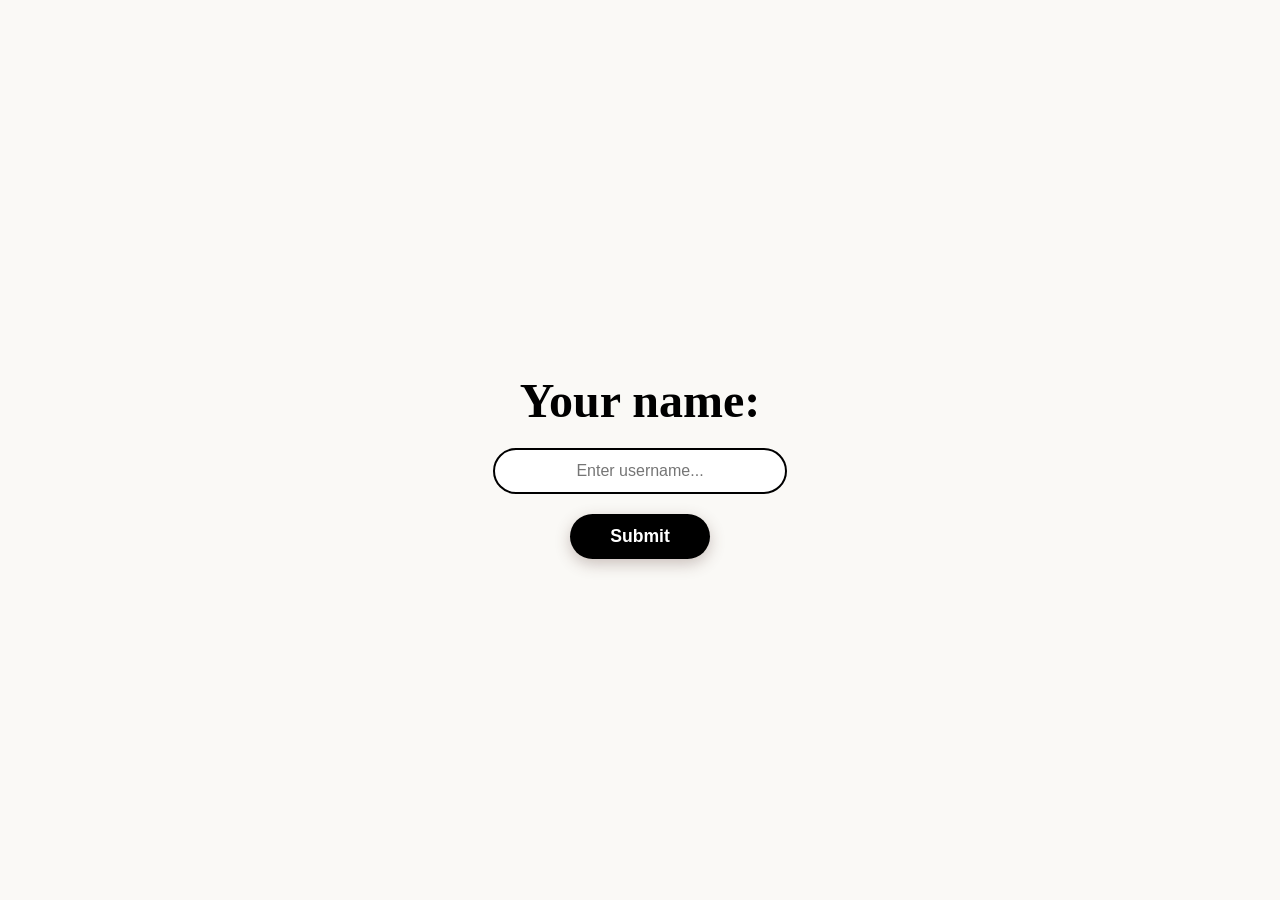
<file: index.html>
<!DOCTYPE html>
<html lang="en">
<head>
    <meta charset="UTF-8">
    <meta name="viewport" content="width=device-width, initial-scale=1.0">
    <title>TrioImutzBirthday</title>
    <link rel="stylesheet" href="index.css">
</head>
<body>
    <h1 id="myH1">Your name: </h1>

    <input type="text" id="usernameInput" placeholder="Enter username...">

    <button onclick="checkUsername()">Submit</button>

    <script src="script.js"></script>
</body>
</html>
</file>
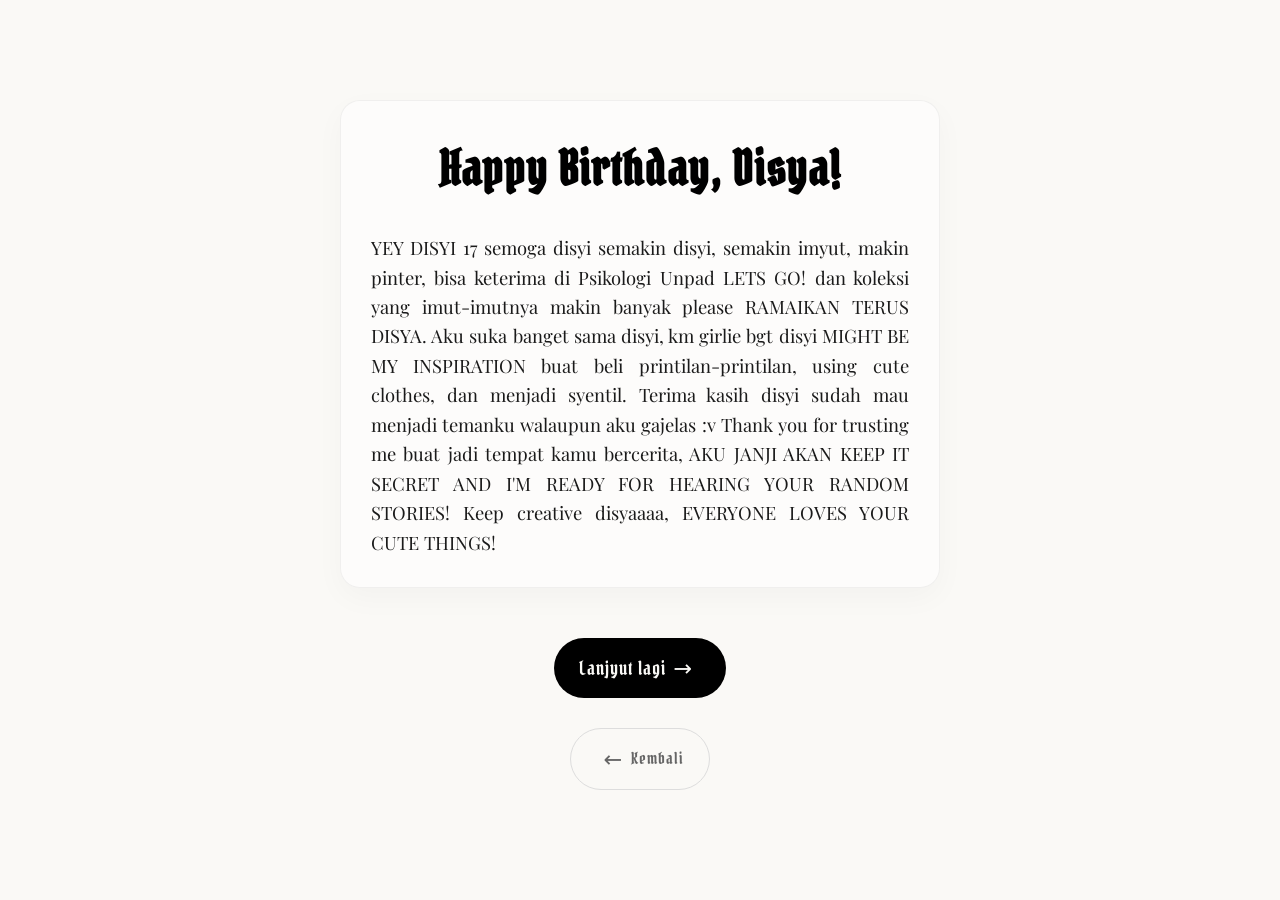
<file: disya.html>
<!DOCTYPE html>
<html lang="en">
<head>
    <meta charset="UTF-8">
    <meta name="viewport" content="width=device-width, initial-scale=1.0">
    <title>TrioImutzBirthday</title>
    <link rel="preconnect" href="https://fonts.googleapis.com">
    <link rel="preconnect" href="https://fonts.gstatic.com" crossorigin>
    <link href="https://fonts.googleapis.com/css2?family=Pirata+One&family=Playfair+Display:ital,wght@0,400..900;1,400..900&display=swap" rel="stylesheet">
    <style>
        * {
            margin: 0;
            padding: 0;
            box-sizing: border-box;
        }

        body {
            background-color: #FAF9F6;
            color: #000000;
            font-family: 'Playfair Display', serif;
            min-height: 100vh;
            display: flex;
            flex-direction: column;
            justify-content: center;
            align-items: center;
            padding: 40px 20px;
            line-height: 1.6;
            overflow-x: hidden;
        }

        /* Container Pesan */
        .message-container {
            max-width: 600px;
            width: 100%;
            text-align: center;
            padding: 30px;
            background: rgba(255, 255, 255, 0.5);
            border: 1px solid rgba(0, 0, 0, 0.05);
            border-radius: 20px;
            box-shadow: 0 10px 30px rgba(0, 0, 0, 0.03);
            margin-bottom: 40px;
        }

        h1 {
            font-family: 'Pirata One', system-ui;
            font-size: 3rem;
            margin-bottom: 25px;
            letter-spacing: 1px;
        }

        p {
            font-size: 1.15rem;
            text-align: justify;
            hyphens: auto;
            color: #1a1a1a;
        }

        /* Navigasi */
        .nav-container-top, .nav-container-bottom {
            width: 100%;
            max-width: 600px;
            display: flex;
            justify-content: center;
            margin: 10px 0;
        }

        .btn-nav {
            display: inline-flex;
            align-items: center;
            padding: 12px 25px;
            background-color: #000000;
            color: #FAF9F6;
            text-decoration: none;
            font-family: 'Pirata One', system-ui;
            font-size: 1.2rem;
            border-radius: 50px;
            transition: all 0.3s ease;
            letter-spacing: 1px;
        }

        .btn-nav:hover {
            transform: scale(1.05);
            background-color: #333333;
            box-shadow: 0 5px 15px rgba(0, 0, 0, 0.2);
        }

        .icon {
            margin: 0 8px;
            font-size: 1.4rem;
        }

        /* Animasi masuk */
        .message-container {
            animation: fadeIn 1.5s ease-out;
        }

        @keyframes fadeIn {
            from { opacity: 0; transform: translateY(20px); }
            to { opacity: 1; transform: translateY(0); }
        }
    </style>
</head>
<body>
    
    <div class="message-container">
        <h1>Happy Birthday, Disya!</h1>
        <p>YEY DISYI 17 semoga disyi semakin disyi, semakin imyut, makin pinter, bisa keterima di Psikologi Unpad LETS GO! dan koleksi yang imut-imutnya makin
            banyak please RAMAIKAN TERUS DISYA. Aku suka banget sama disyi, km girlie bgt disyi MIGHT BE MY INSPIRATION buat beli printilan-printilan, using
            cute clothes, dan menjadi syentil. Terima kasih disyi sudah mau menjadi temanku walaupun aku
            gajelas :v Thank you for trusting me buat jadi tempat kamu  bercerita, AKU JANJI AKAN KEEP IT SECRET
            AND I'M READY FOR HEARING YOUR RANDOM STORIES! Keep creative disyaaaa, EVERYONE LOVES YOUR CUTE THINGS!
        </p>
    </div>

    <div class="nav-container-bottom">
        <a href="disya2.html" class="btn-nav">
            Lanjyut lagi <span class="icon">→</span>
        </a>
    </div>

    <div class="nav-container-top" style="margin-top: 20px;">
        <a href="index.html" class="btn-nav" style="background: none; color: #666; border: 1px solid #ddd; font-size: 1rem;">
            <span class="icon">←</span> Kembali
        </a>
    </div>
    

</body>
</html>
</file>
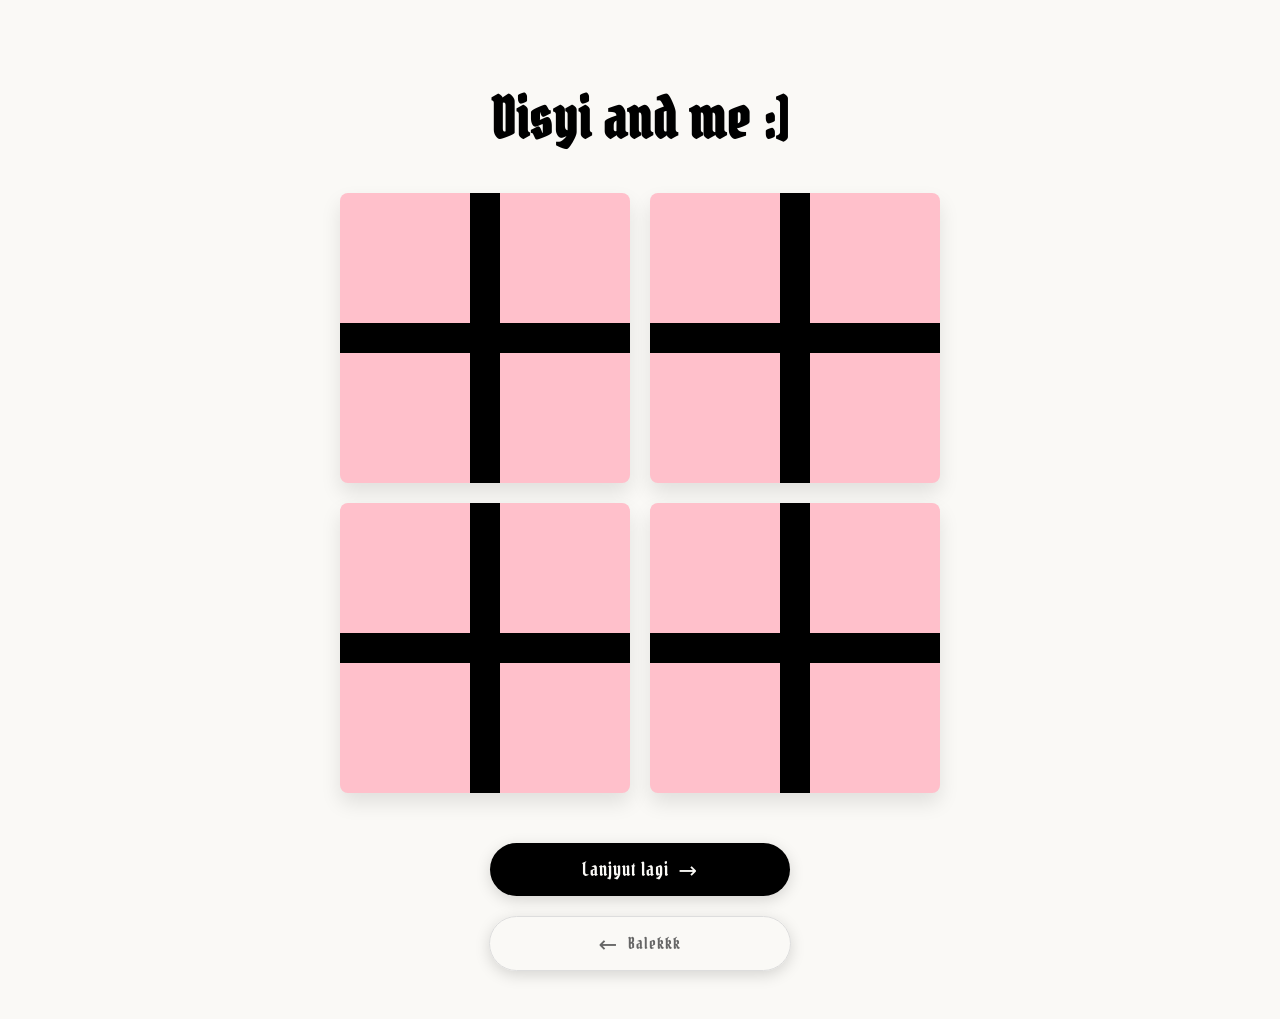
<file: disya2.html>
<!DOCTYPE html>
<html lang="en">
<head>
    <meta charset="UTF-8">
    <meta name="viewport" content="width=device-width, initial-scale=1.0">
    <title>TrioImutzBirthday</title>
    <link rel="stylesheet" href="foto.css">
    <link rel="preconnect" href="https://fonts.googleapis.com">
    <link rel="preconnect" href="https://fonts.gstatic.com" crossorigin>
    <link href="https://fonts.googleapis.com/css2?family=Pirata+One&family=Playfair+Display:ital,wght@0,400..900;1,400..900&display=swap" rel="stylesheet">
    <style>
        .btn-nav {
            display: inline-flex;
            align-items: center;
            padding: 12px 25px;
            background-color: #000000;
            color: #FAF9F6;
            text-decoration: none;
            font-family: 'Pirata One', system-ui;
            font-size: 1.2rem;
            border-radius: 50px;
            transition: all 0.3s ease;
            letter-spacing: 1px;
        }
        .gift-box {
            width: 100%;
            height: 100%;
            background-color: pink; /* Kado Kuning */
            border-radius: 8px;
            display: flex;
            justify-content: center;
            align-items: center;
            position: relative;
            box-shadow: 0 10px 20px rgba(0,0,0,0.1);
            transition: transform 0.6s cubic-bezier(0.4, 0, 0.2, 1), opacity 0.4s;
            z-index: 2;
            overflow: hidden;
        }

    </style>
</head>
<body>
    <h1 class="Pirata">Disyi and me :]</h1>
    <div class="photo-gallery">
        <div class="gift-container" onclick="openGift(this)">
            <div class="gift-box">
                <span class="gift-text">🎁</span>
            </div>
            <div class="photo-content">
                <img src="fotodisya1.jpeg" alt="Foto 1">
            </div>
        </div>
        <div class="gift-container" onclick="openGift(this)">
            <div class="gift-box">
                <span class="gift-text">🎁</span>
            </div>
            <div class="photo-content">
                <img src="fotodisya4.jpeg" alt="Foto 2">
            </div>
        </div>
        <div class="gift-container" onclick="openGift(this)">
            <div class="gift-box">
                <span class="gift-text">🎁</span>
            </div>
            <div class="photo-content">
                <img src="fotodisya3.jpeg" alt="Foto 3">
            </div>
        </div>
        <div class="gift-container" onclick="openGift(this)">
            <div class="gift-box">
                <span class="gift-text">🎁</span>
            </div>
            <div class="photo-content">
                <img src="fotodisya2.jpeg" alt="Foto 4">
            </div>
        </div>
    </div>

    <div class="nav-container-bottom">
        <a href="disya3.html" class="btn-nav">
            Lanjyut lagi <span class="icon">→</span>
        </a>
    </div>

    <div class="nav-container-top" style="margin-top: 20px;">
        <a href="disya.html" class="btn-nav" style="background: none; color: #666; border: 1px solid #ddd; font-size: 1rem;">
            <span class="icon">←</span> Balekkk
        </a>
    </div>
    <script>
        function openGift(element) {
            element.classList.toggle('open');
        }
    </script>
</body>
</html>
</file>
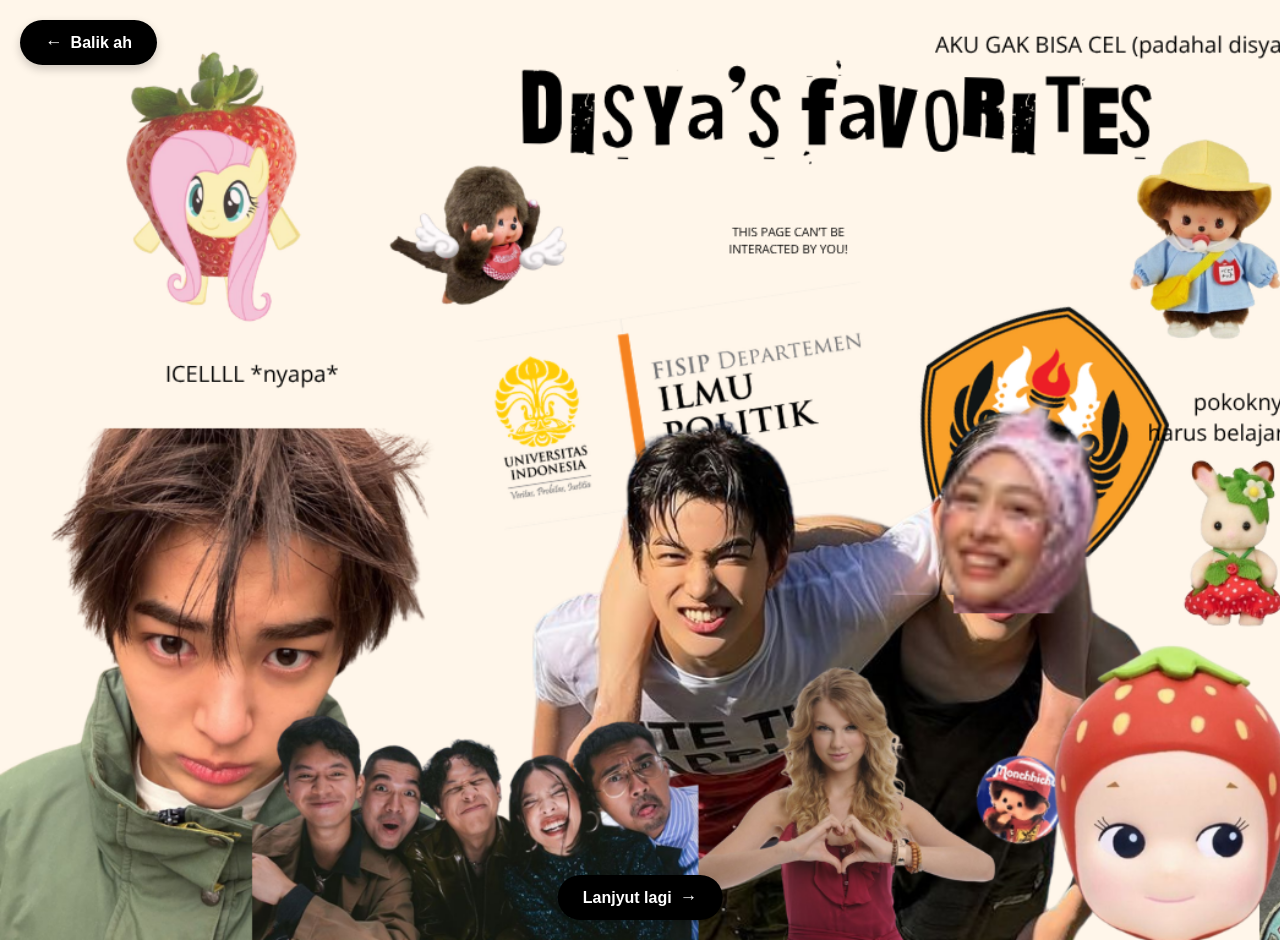
<file: disya3.html>
<!DOCTYPE html>
<html lang="en">
<head>
    <meta charset="UTF-8">
    <meta name="viewport" content="width=device-width, initial-scale=1.0">
    <title>TrioImutzBirthday</title>
    <link rel="stylesheet" href="littledetails.css">
<style>
    body{
        background-image: url("disya.png")
        }
</style>
</head>
<body>
    
    <div class="nav-container-top">
    <a href="disya2.html" class="btn-nav">
        <span class="icon">←</span> Balik ah
    </a>
    </div>

    <div class="nav-container-bottom">
        <a href="disya4.html" class="btn-nav">
            Lanjyut lagi <span class="icon">→</span>
        </a>
    </div>
    
</body>
</html>
</file>
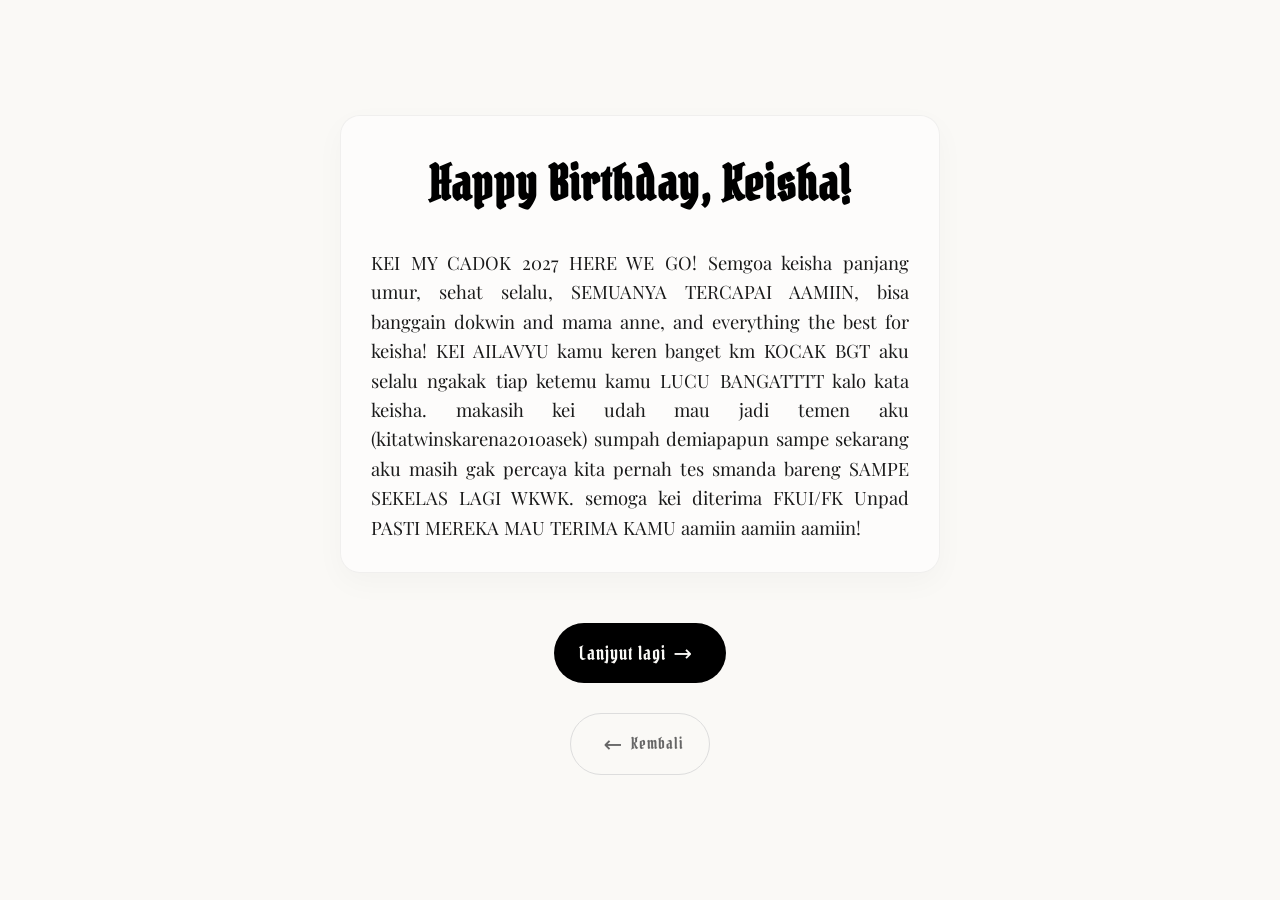
<file: keisha.html>
<!DOCTYPE html>
<html lang="en">
<head>
    <meta charset="UTF-8">
    <meta name="viewport" content="width=device-width, initial-scale=1.0">
    <title>TrioImutzBirthday</title>
    <link rel="preconnect" href="https://fonts.googleapis.com">
    <link rel="preconnect" href="https://fonts.gstatic.com" crossorigin>
    <link href="https://fonts.googleapis.com/css2?family=Pirata+One&family=Playfair+Display:ital,wght@0,400..900;1,400..900&display=swap" rel="stylesheet">
    <style>
        * {
            margin: 0;
            padding: 0;
            box-sizing: border-box;
        }

        body {
            background-color: #FAF9F6;
            color: #000000;
            font-family: 'Playfair Display', serif;
            min-height: 100vh;
            display: flex;
            flex-direction: column;
            justify-content: center;
            align-items: center;
            padding: 40px 20px;
            line-height: 1.6;
            overflow-x: hidden;
        }

        /* Container Pesan */
        .message-container {
            max-width: 600px;
            width: 100%;
            text-align: center;
            padding: 30px;
            background: rgba(255, 255, 255, 0.5);
            border: 1px solid rgba(0, 0, 0, 0.05);
            border-radius: 20px;
            box-shadow: 0 10px 30px rgba(0, 0, 0, 0.03);
            margin-bottom: 40px;
        }

        h1 {
            font-family: 'Pirata One', system-ui;
            font-size: 3rem;
            margin-bottom: 25px;
            letter-spacing: 1px;
        }

        p {
            font-size: 1.15rem;
            text-align: justify;
            hyphens: auto;
            color: #1a1a1a;
        }

        /* Navigasi */
        .nav-container-top, .nav-container-bottom {
            width: 100%;
            max-width: 600px;
            display: flex;
            justify-content: center;
            margin: 10px 0;
        }

        .btn-nav {
            display: inline-flex;
            align-items: center;
            padding: 12px 25px;
            background-color: #000000;
            color: #FAF9F6;
            text-decoration: none;
            font-family: 'Pirata One', system-ui;
            font-size: 1.2rem;
            border-radius: 50px;
            transition: all 0.3s ease;
            letter-spacing: 1px;
        }

        .btn-nav:hover {
            transform: scale(1.05);
            background-color: #333333;
            box-shadow: 0 5px 15px rgba(0, 0, 0, 0.2);
        }

        .icon {
            margin: 0 8px;
            font-size: 1.4rem;
        }

        /* Animasi masuk */
        .message-container {
            animation: fadeIn 1.5s ease-out;
        }

        @keyframes fadeIn {
            from { opacity: 0; transform: translateY(20px); }
            to { opacity: 1; transform: translateY(0); }
        }
    </style>
</head>
<body>
    
    <div class="message-container">
        <h1>Happy Birthday, Keisha!</h1>
        <p> KEI MY CADOK 2027 HERE WE GO! Semgoa keisha panjang umur, sehat selalu, SEMUANYA TERCAPAI AAMIIN,
            bisa banggain dokwin and mama anne, and everything the best for keisha! KEI AILAVYU kamu
            keren banget km KOCAK BGT aku selalu ngakak tiap ketemu kamu LUCU BANGATTTT kalo kata keisha. makasih kei
            udah mau jadi temen aku (kitatwinskarena2010asek) sumpah demiapapun sampe sekarang aku masih gak percaya kita pernah
            tes smanda bareng SAMPE SEKELAS LAGI WKWK. semoga kei diterima FKUI/FK Unpad PASTI MEREKA MAU TERIMA KAMU aamiin aamiin aamiin!
        </p>
    </div>

    <div class="nav-container-bottom">
        <a href="keisha2.html" class="btn-nav">
            Lanjyut lagi <span class="icon">→</span>
        </a>
    </div>

    <div class="nav-container-top" style="margin-top: 20px;">
        <a href="index.html" class="btn-nav" style="background: none; color: #666; border: 1px solid #ddd; font-size: 1rem;">
            <span class="icon">←</span> Kembali
        </a>
    </div>
    

</body>
</html>
</file>
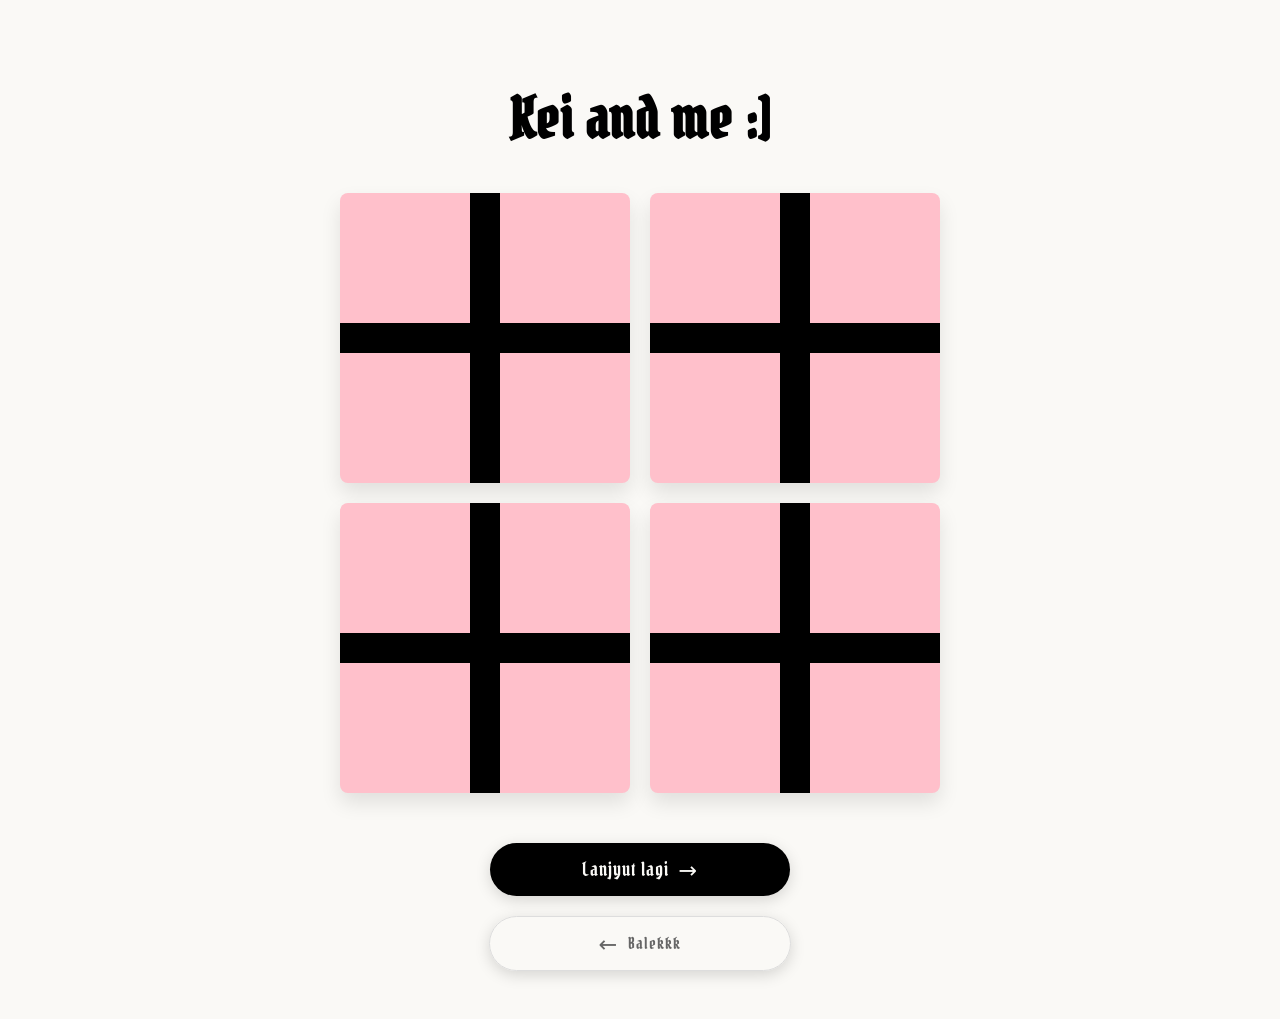
<file: keisha2.html>
<!DOCTYPE html>
<html lang="en">
<head>
    <meta charset="UTF-8">
    <meta name="viewport" content="width=device-width, initial-scale=1.0">
    <title>TrioImutzBirthday</title>
    <link rel="stylesheet" href="foto.css">
    <link rel="preconnect" href="https://fonts.googleapis.com">
    <link rel="preconnect" href="https://fonts.gstatic.com" crossorigin>
    <link href="https://fonts.googleapis.com/css2?family=Pirata+One&family=Playfair+Display:ital,wght@0,400..900;1,400..900&display=swap" rel="stylesheet">
    <style>
        .btn-nav {
            display: inline-flex;
            align-items: center;
            padding: 12px 25px;
            background-color: #000000;
            color: #FAF9F6;
            text-decoration: none;
            font-family: 'Pirata One', system-ui;
            font-size: 1.2rem;
            border-radius: 50px;
            transition: all 0.3s ease;
            letter-spacing: 1px;
        }
        .gift-box {
            width: 100%;
            height: 100%;
            background-color: pink; /* Kado Kuning */
            border-radius: 8px;
            display: flex;
            justify-content: center;
            align-items: center;
            position: relative;
            box-shadow: 0 10px 20px rgba(0,0,0,0.1);
            transition: transform 0.6s cubic-bezier(0.4, 0, 0.2, 1), opacity 0.4s;
            z-index: 2;
            overflow: hidden;
        }

    </style>
</head>
<body>
    <h1 class="Pirata">Kei and me :]</h1>
    <div class="photo-gallery">
        <div class="gift-container" onclick="openGift(this)">
            <div class="gift-box">
                <span class="gift-text">🎁</span>
            </div>
            <div class="photo-content">
                <img src="sean3.jpeg" alt="Foto 1">
            </div>
        </div>
        <div class="gift-container" onclick="openGift(this)">
            <div class="gift-box">
                <span class="gift-text">🎁</span>
            </div>
            <div class="photo-content">
                <img src="sean1.jpeg" alt="Foto 2">
            </div>
        </div>
        <div class="gift-container" onclick="openGift(this)">
            <div class="gift-box">
                <span class="gift-text">🎁</span>
            </div>
            <div class="photo-content">
                <img src="sean4.jpeg" alt="Foto 3">
            </div>
        </div>
        <div class="gift-container" onclick="openGift(this)">
            <div class="gift-box">
                <span class="gift-text">🎁</span>
            </div>
            <div class="photo-content">
                <img src="sean2.jpeg" alt="Foto 4">
            </div>
        </div>
    </div>

    <div class="nav-container-bottom">
        <a href="keisha3.html" class="btn-nav">
            Lanjyut lagi <span class="icon">→</span>
        </a>
    </div>

    <div class="nav-container-top" style="margin-top: 20px;">
        <a href="keisha.html" class="btn-nav" style="background: none; color: #666; border: 1px solid #ddd; font-size: 1rem;">
            <span class="icon">←</span> Balekkk
        </a>
    </div>
    <script>
        function openGift(element) {
            element.classList.toggle('open');
        }
    </script>
</body>
</html>
</file>
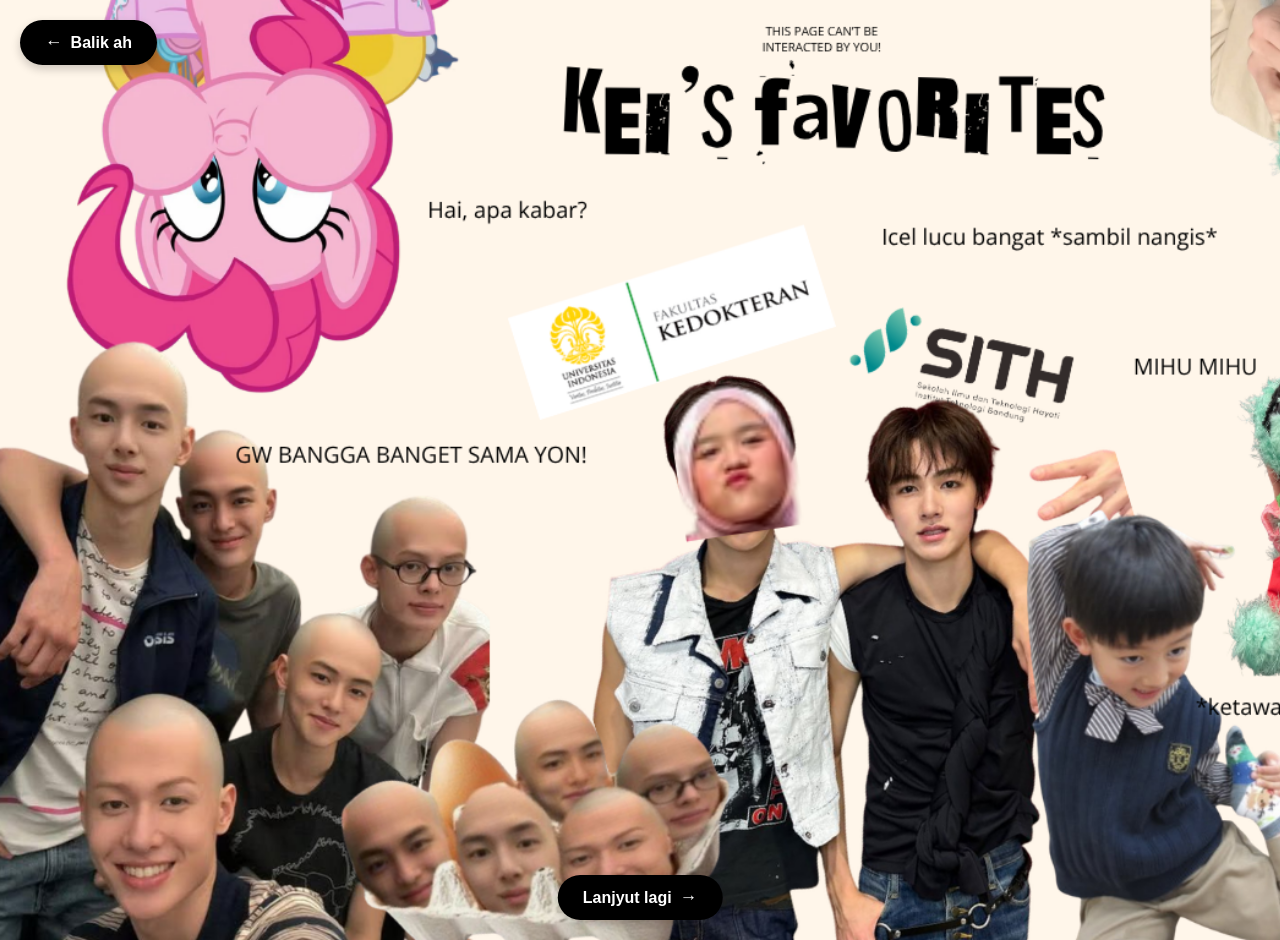
<file: keisha3.html>
<!DOCTYPE html>
<html lang="en">
<head>
    <meta charset="UTF-8">
    <meta name="viewport" content="width=device-width, initial-scale=1.0">
    <title>TrioImutzBirthday</title>
    <link rel="stylesheet" href="littledetails.css">
<style>
    body{
        background-image: url("keis.png")
        }
</style>
</head>
<body>
    
    <div class="nav-container-top">
    <a href="keisha2.html" class="btn-nav">
        <span class="icon">←</span> Balik ah
    </a>
    </div>

    <div class="nav-container-bottom">
        <a href="keisha4.html" class="btn-nav">
            Lanjyut lagi <span class="icon">→</span>
        </a>
    </div>
    
</body>
</html>
</file>
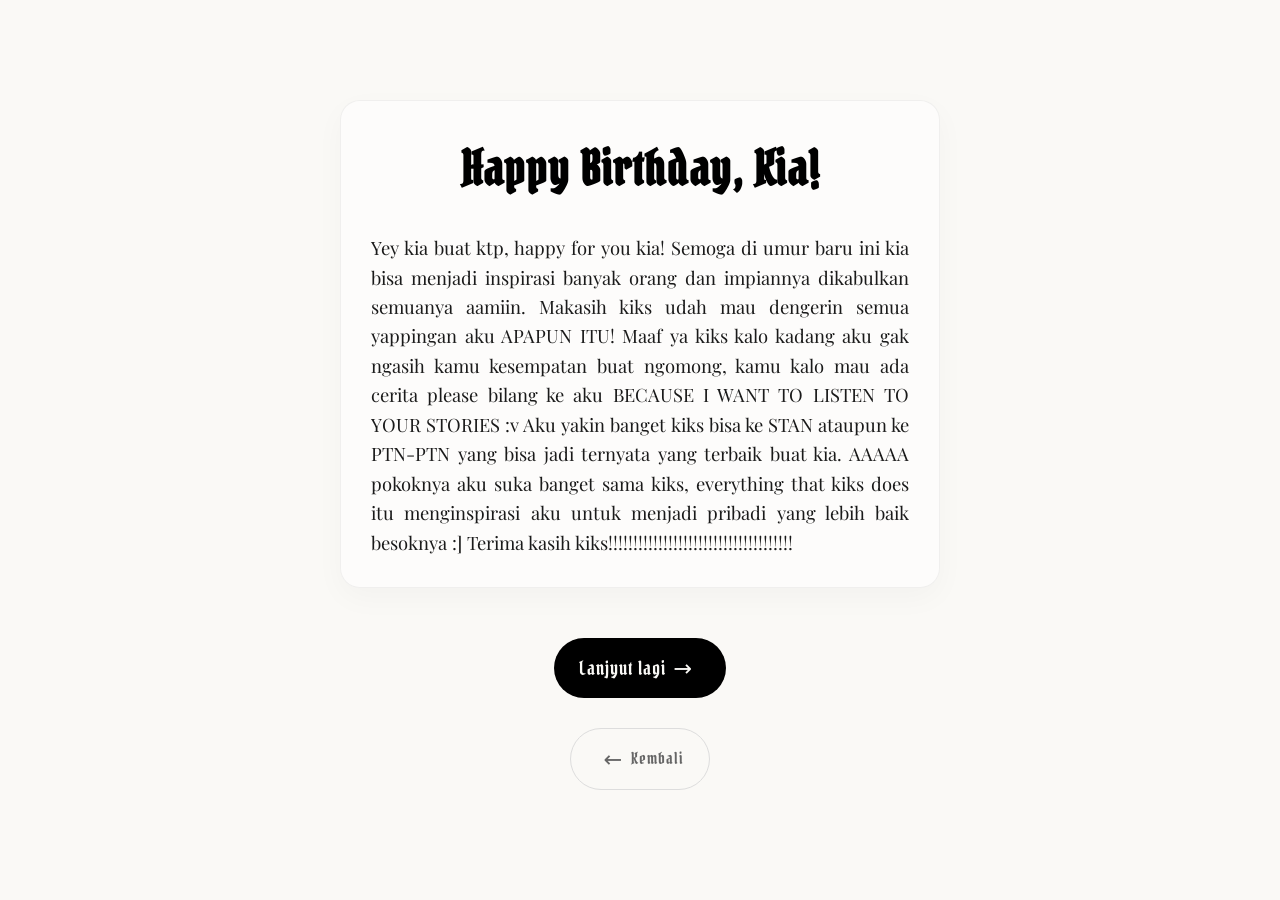
<file: kia.html>
<!DOCTYPE html>
<html lang="en">
<head>
    <meta charset="UTF-8">
    <meta name="viewport" content="width=device-width, initial-scale=1.0">
    <title>TrioImutzBirthday</title>
    <link rel="preconnect" href="https://fonts.googleapis.com">
    <link rel="preconnect" href="https://fonts.gstatic.com" crossorigin>
    <link href="https://fonts.googleapis.com/css2?family=Pirata+One&family=Playfair+Display:ital,wght@0,400..900;1,400..900&display=swap" rel="stylesheet">
    <style>
        * {
            margin: 0;
            padding: 0;
            box-sizing: border-box;
        }

        body {
            background-color: #FAF9F6;
            color: #000000;
            font-family: 'Playfair Display', serif;
            min-height: 100vh;
            display: flex;
            flex-direction: column;
            justify-content: center;
            align-items: center;
            padding: 40px 20px;
            line-height: 1.6;
            overflow-x: hidden;
        }

        /* Container Pesan */
        .message-container {
            max-width: 600px;
            width: 100%;
            text-align: center;
            padding: 30px;
            background: rgba(255, 255, 255, 0.5);
            border: 1px solid rgba(0, 0, 0, 0.05);
            border-radius: 20px;
            box-shadow: 0 10px 30px rgba(0, 0, 0, 0.03);
            margin-bottom: 40px;
        }

        h1 {
            font-family: 'Pirata One', system-ui;
            font-size: 3rem;
            margin-bottom: 25px;
            letter-spacing: 1px;
        }

        p {
            font-size: 1.15rem;
            text-align: justify;
            hyphens: auto;
            color: #1a1a1a;
        }

        /* Navigasi */
        .nav-container-top, .nav-container-bottom {
            width: 100%;
            max-width: 600px;
            display: flex;
            justify-content: center;
            margin: 10px 0;
        }

        .btn-nav {
            display: inline-flex;
            align-items: center;
            padding: 12px 25px;
            background-color: #000000;
            color: #FAF9F6;
            text-decoration: none;
            font-family: 'Pirata One', system-ui;
            font-size: 1.2rem;
            border-radius: 50px;
            transition: all 0.3s ease;
            letter-spacing: 1px;
        }

        .btn-nav:hover {
            transform: scale(1.05);
            background-color: #333333;
            box-shadow: 0 5px 15px rgba(0, 0, 0, 0.2);
        }

        .icon {
            margin: 0 8px;
            font-size: 1.4rem;
        }

        /* Animasi masuk */
        .message-container {
            animation: fadeIn 1.5s ease-out;
        }

        @keyframes fadeIn {
            from { opacity: 0; transform: translateY(20px); }
            to { opacity: 1; transform: translateY(0); }
        }
    </style>
</head>
<body>
    
    <div class="message-container">
        <h1>Happy Birthday, Kia!</h1>
        <p>Yey kia buat ktp, happy for you kia! Semoga di umur baru ini kia bisa menjadi
            inspirasi banyak orang dan impiannya dikabulkan semuanya aamiin. Makasih kiks udah mau dengerin semua yappingan aku APAPUN ITU!
            Maaf ya kiks kalo kadang aku gak ngasih kamu kesempatan buat ngomong, kamu kalo mau ada cerita please bilang ke aku BECAUSE I WANT TO LISTEN TO
            YOUR STORIES :v Aku yakin banget kiks bisa ke STAN ataupun ke PTN-PTN yang bisa jadi ternyata yang terbaik buat kia. AAAAA pokoknya aku suka banget sama kiks, everything that kiks does itu 
            menginspirasi aku untuk menjadi pribadi yang lebih baik besoknya :] Terima kasih kiks!!!!!!!!!!!!!!!!!!!!!!!!!!!!!!!!!!!!!
        </p>
    </div>

    <div class="nav-container-bottom">
        <a href="kia2.html" class="btn-nav">
            Lanjyut lagi <span class="icon">→</span>
        </a>
    </div>

    <div class="nav-container-top" style="margin-top: 20px;">
        <a href="index.html" class="btn-nav" style="background: none; color: #666; border: 1px solid #ddd; font-size: 1rem;">
            <span class="icon">←</span> Kembali
        </a>
    </div>
    

</body>
</html>
</file>
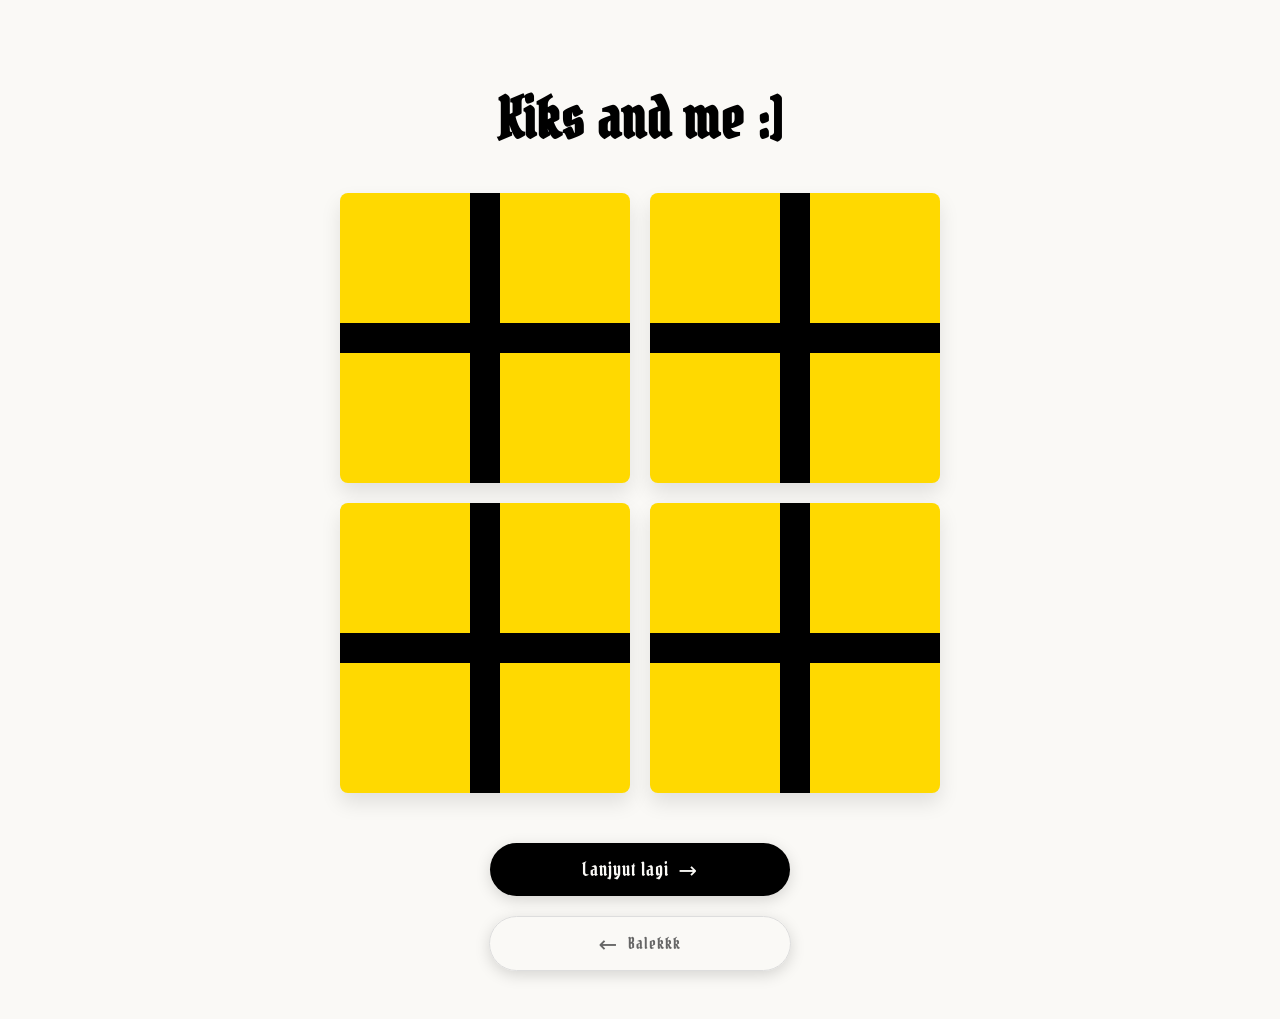
<file: kia2.html>
<!DOCTYPE html>
<html lang="en">
<head>
    <meta charset="UTF-8">
    <meta name="viewport" content="width=device-width, initial-scale=1.0">
    <title>TrioImutzBirthday</title>
    <link rel="stylesheet" href="foto.css">
    <link rel="preconnect" href="https://fonts.googleapis.com">
    <link rel="preconnect" href="https://fonts.gstatic.com" crossorigin>
    <link href="https://fonts.googleapis.com/css2?family=Pirata+One&family=Playfair+Display:ital,wght@0,400..900;1,400..900&display=swap" rel="stylesheet">
    <style>
        .btn-nav {
            display: inline-flex;
            align-items: center;
            padding: 12px 25px;
            background-color: #000000;
            color: #FAF9F6;
            text-decoration: none;
            font-family: 'Pirata One', system-ui;
            font-size: 1.2rem;
            border-radius: 50px;
            transition: all 0.3s ease;
            letter-spacing: 1px;
        }

    </style>
</head>
<body>
    <h1 class="Pirata">Kiks and me :]</h1>
    <div class="photo-gallery">
        <div class="gift-container" onclick="openGift(this)">
            <div class="gift-box">
                <span class="gift-text">🎁</span>
            </div>
            <div class="photo-content">
                <img src="fotokia.jpeg" alt="Foto 1">
            </div>
        </div>
        <div class="gift-container" onclick="openGift(this)">
            <div class="gift-box">
                <span class="gift-text">🎁</span>
            </div>
            <div class="photo-content">
                <img src="fotokia3.jpeg" alt="Foto 2">
            </div>
        </div>
        <div class="gift-container" onclick="openGift(this)">
            <div class="gift-box">
                <span class="gift-text">🎁</span>
            </div>
            <div class="photo-content">
                <img src="fotokia4.jpeg" alt="Foto 3">
            </div>
        </div>
        <div class="gift-container" onclick="openGift(this)">
            <div class="gift-box">
                <span class="gift-text">🎁</span>
            </div>
            <div class="photo-content">
                <img src="fotokia2.jpeg" alt="Foto 4">
            </div>
        </div>
    </div>

    <div class="nav-container-bottom">
        <a href="kia3.html" class="btn-nav">
            Lanjyut lagi <span class="icon">→</span>
        </a>
    </div>

    <div class="nav-container-top" style="margin-top: 20px;">
        <a href="kia.html" class="btn-nav" style="background: none; color: #666; border: 1px solid #ddd; font-size: 1rem;">
            <span class="icon">←</span> Balekkk
        </a>
    </div>
    <script>
        function openGift(element) {
            element.classList.toggle('open');
        }
    </script>
</body>
</html>
</file>
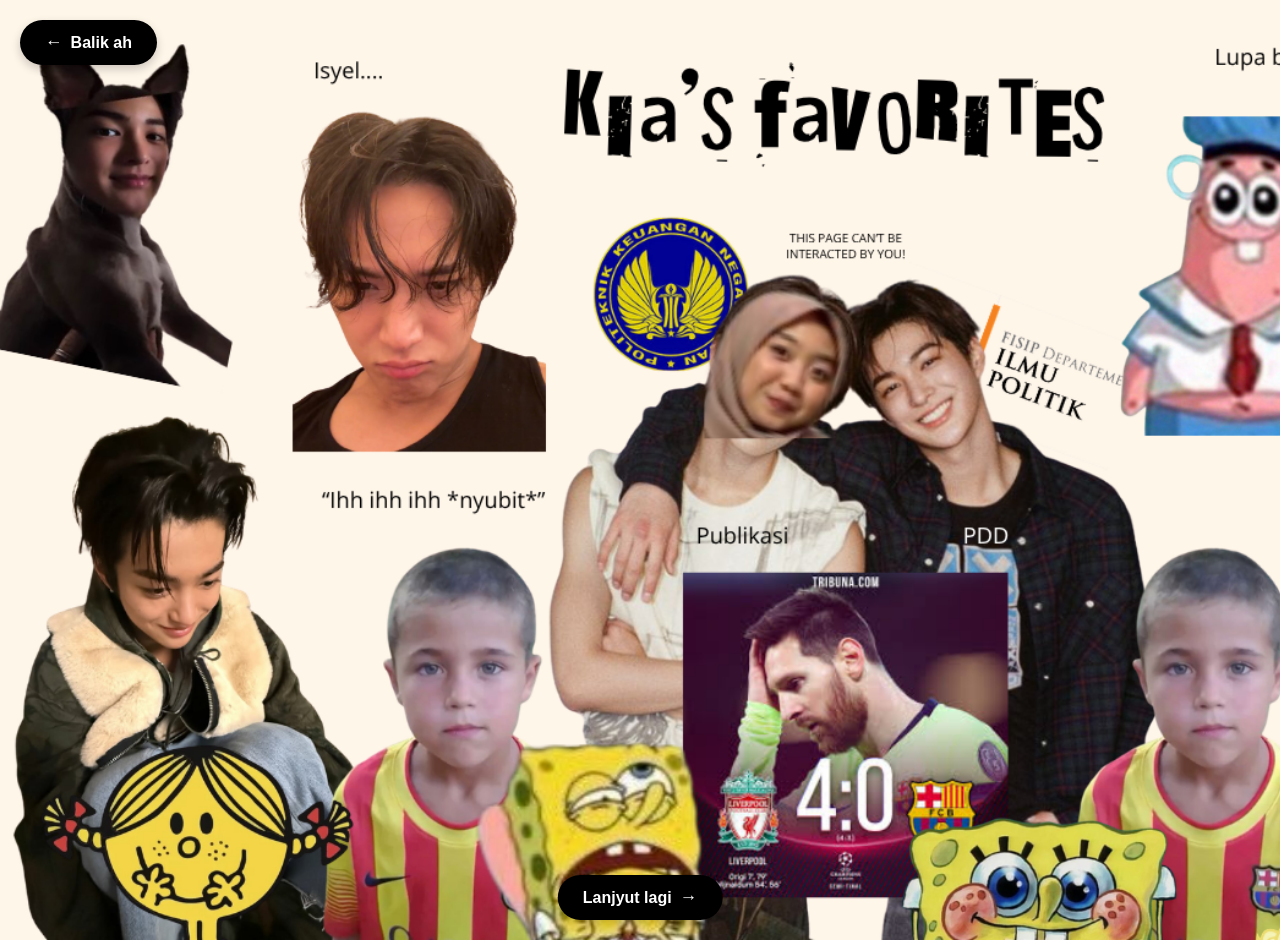
<file: kia3.html>
<!DOCTYPE html>
<html lang="en">
<head>
    <meta charset="UTF-8">
    <meta name="viewport" content="width=device-width, initial-scale=1.0">
    <title>TrioImutzBirthday</title>
    <link rel="stylesheet" href="littledetails.css">
<style>
    body{
        background-image: url("kiaks.png")
        }
</style>
</head>
<body>
    
    <div class="nav-container-top">
    <a href="kia2.html" class="btn-nav">
        <span class="icon">←</span> Balik ah
    </a>
    </div>

    <div class="nav-container-bottom">
        <a href="kia4.html" class="btn-nav">
            Lanjyut lagi <span class="icon">→</span>
        </a>
    </div>
    
</body>
</html>
</file>
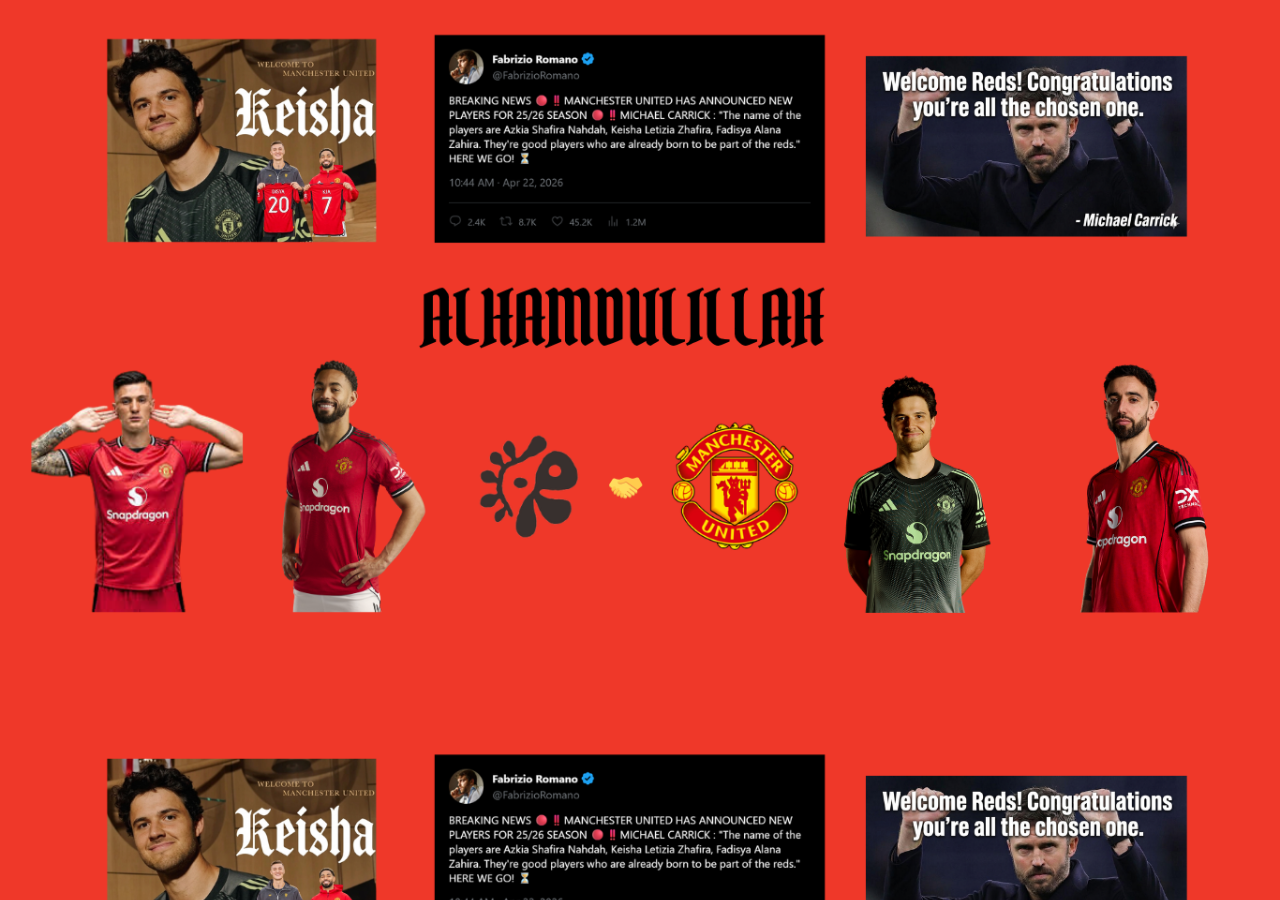
<file: kingemyu.html>
<!DOCTYPE html>
<html lang="en">
<head>
    <meta charset="UTF-8">
    <meta name="viewport" content="width=device-width, initial-scale=1.0">
    <title>TrioImutzBirthday</title>
</head>
<body>
    <style>
        body{
        background-image: url("KDK.png");
        background-size: cover;
        }
        #youtube-player-container {
            position: absolute;
            width: 1px;
            height: 1px;
            padding: 0;
            margin: -1px;
            overflow: hidden;
            clip: rect(0, 0, 0, 0);
            border: 0;
            visibility: hidden;
        }
    </style>

    <div id="youtube-player-container">
        <iframe
            id="yt-player"
            src="https://www.youtuberepeater.com/watch?v=VGLQCgrkh8w&s=15#gsc.tab=0" 
            allow="autoplay">
        </iframe>
    </div>
</body>
</html>
</file>
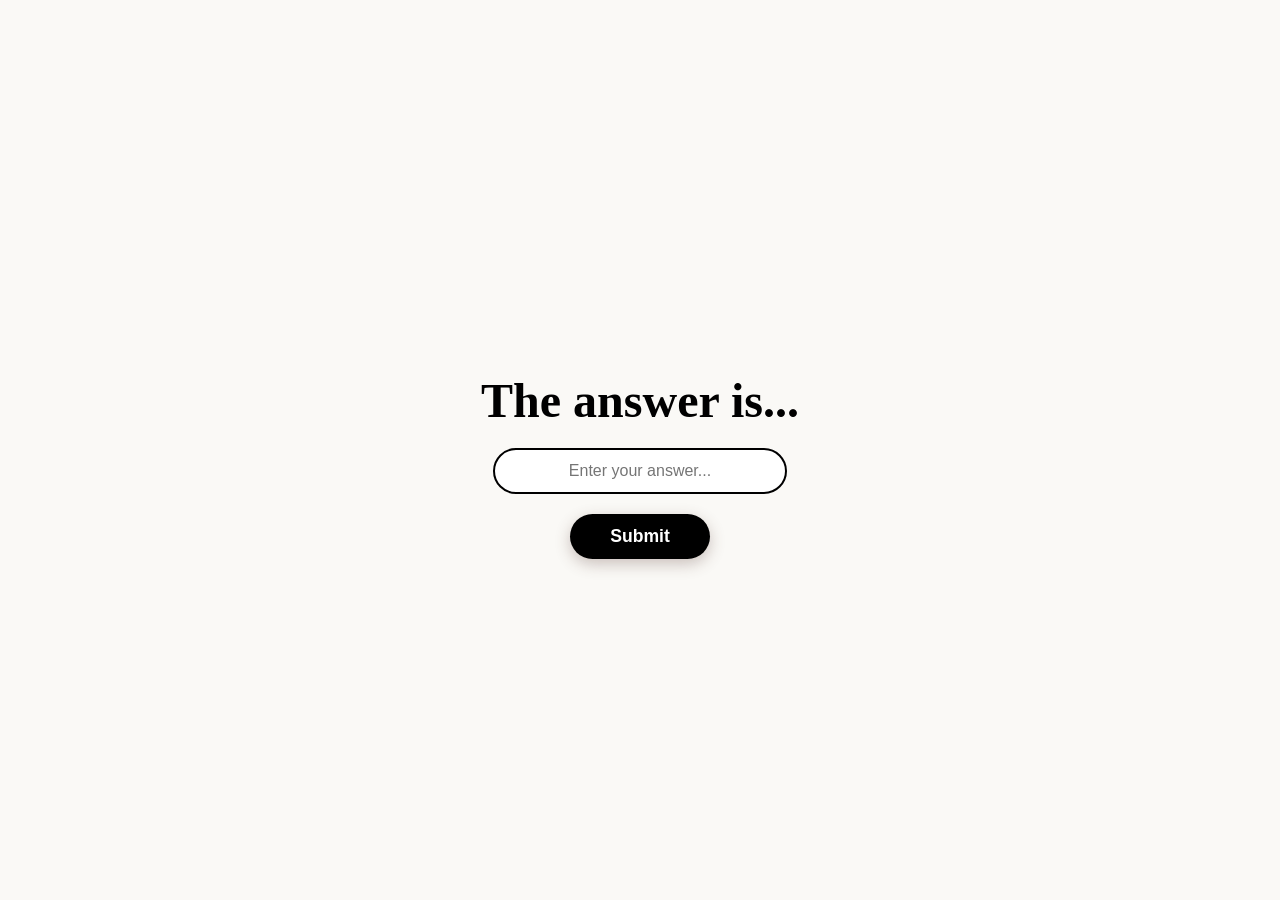
<file: otwemyuipul.html>
<!DOCTYPE html>
<html lang="en">
<head>
    <meta charset="UTF-8">
    <meta name="viewport" content="width=device-width, initial-scale=1.0">
    <title>TrioImutzBirthday</title>
    <link rel="stylesheet" href="index.css">
</head>
<body>
    <h1 id="myH1">The answer is... </h1>

    <input type="text" id="usernameInput" placeholder="Enter your answer...">

    <button onclick="checkAnswer()">Submit</button>

    <script src="keyword.js"></script>
</body>
</html>
</file>
<file: index.css>
/* General Layout */
body {
    background-color: #FAF9F6;
    margin: 0;
    height: 100vh;
    display: flex;
    flex-direction: column;
    justify-content: center;
    align-items: center;
    font-family: "Playfair Display", serif;
    color: #000000;
}

/* Header Style */
h1 {
    font-size: 3rem;
    margin-bottom: 20px;
}

/* Input Field Styling */
#usernameInput {
    padding: 12px 20px;
    font-size: 1rem;
    border: 2px solid #000000;
    border-radius: 25px;
    background-color: #ffffff; /* Slightly lighter than bisque */
    color: #5d4037;
    outline: none;
    width: 250px;
    margin-bottom: 20px;
    text-align: center;
    transition: box-shadow 0.3s ease;
}

#usernameInput:focus {
    box-shadow: 0 0 10px rgba(93, 64, 55, 0.3);
}

/* Matching the Button Style from previous pages */
button {
    background-color: #000000;
    color: rgb(255, 255, 255);
    padding: 12px 40px;
    font-size: 1.1rem;
    font-weight: 600;
    border: none;
    border-radius: 50px;
    cursor: pointer;
    box-shadow: 0 5px 15px rgba(93, 64, 55, 0.3);
    transition: all 0.3s ease;
}

button:hover {
    background-color: #000000;
    transform: scale(1.05);
    box-shadow: 0 8px 20px rgba(93, 64, 55, 0.4);
}

button:active {
    transform: scale(0.98);
}
</file>
<file: foto.css>
body {
            background-color: #FAF9F6;
            color: #000000;
            font-family: 'Pirata One', system-ui;
            min-height: 100vh;
            display: flex;
            flex-direction: column;
            align-items: center;
            padding: 40px 20px;
        }

        h1 {
            font-family: 'Pirata One', system-ui;
            font-size: 3.5rem;
            color: #000000;
            text-align: center;
            margin-bottom: 40px;
            line-height: 1.2;
            letter-spacing: 1px;
        }

        /* --- Photo Gallery / Gift Logic --- */
        .photo-gallery {
            display: grid;
            grid-template-columns: repeat(2, 1fr);
            gap: 20px;
            max-width: 600px;
            width: 100%;
            margin-bottom: 50px;
        }

        .gift-container {
            perspective: 1000px;
            cursor: pointer;
            position: relative;
            aspect-ratio: 1 / 1;
        }

        .gift-box {
            width: 100%;
            height: 100%;
            background-color: #ffd900; /* Kado Kuning */
            border-radius: 8px;
            display: flex;
            justify-content: center;
            align-items: center;
            position: relative;
            box-shadow: 0 10px 20px rgba(0,0,0,0.1);
            transition: transform 0.6s cubic-bezier(0.4, 0, 0.2, 1), opacity 0.4s;
            z-index: 2;
            overflow: hidden;
        }

        /* Tali Pita Hitam Tebal (30px) */
        .gift-box::before {
            content: "";
            position: absolute;
            width: 30px; /* Tebal pita vertikal */
            height: 100%;
            background-color: #000000;
            z-index: 1;
        }
        .gift-box::after {
            content: "";
            position: absolute;
            width: 100%;
            height: 30px; /* Tebal pita horizontal */
            background-color: #000000;
            z-index: 1;
        }

        /* Emoji Kado */
        .gift-emoji {
            font-size: 2.5rem;
            z-index: 3;
            pointer-events: none;
            filter: drop-shadow(0 2px 4px rgba(0,0,0,0.2));
        }

        .photo-content {
            position: absolute;
            top: 0;
            left: 0;
            width: 100%;
            height: 100%;
            background-color: white;
            padding: 8px;
            box-sizing: border-box;
            box-shadow: 0 4px 15px rgba(0,0,0,0.1);
            border-radius: 8px;
            opacity: 0;
            transform: scale(0.8);
            transition: transform 0.6s cubic-bezier(0.175, 0.885, 0.32, 1.275), opacity 0.4s;
            z-index: 1;
        }

        .photo-content img {
            width: 100%;
            height: 100%;
            display: block;
            border-radius: 4px;
            object-fit: cover;
        }

        .gift-container.open .gift-box {
            transform: translateY(-100%) rotateX(90deg);
            opacity: 0;
            pointer-events: none;
        }

        .gift-container.open .photo-content {
            opacity: 1;
            transform: scale(1);
        }

        /* --- Navigation Buttons (Stacked Style) --- */
        .navigation-group {
            display: flex;
            flex-direction: column;
            align-items: center;
            gap: 20px;
            width: 100%;
            max-width: 600px;
        }

        .btn-nav {
            display: inline-flex;
            align-items: center;
            justify-content: center;
            gap: 10px;
            background-color: #000000;
            color: #FAF9F6;
            padding: 15px 45px;
            text-decoration: none;
            font-family: 'Pirata One', system-ui;
            font-size: 1.6rem;
            letter-spacing: 1.5px;
            border-radius: 50px;
            box-shadow: 0 4px 15px rgba(0,0,0,0.15);
            transition: all 0.4s cubic-bezier(0.175, 0.885, 0.32, 1.275);
            width: fit-content;
            min-width: 250px;
        }

        .btn-nav:hover {
            transform: scale(1.08) translateY(-3px);
            background-color: #222;
            box-shadow: 0 8px 25px rgba(0,0,0,0.2);
        }

        .btn-back {
            background: none;
            color: #888;
            border: 1px solid #ddd;
            font-size: 1.1rem;
            padding: 10px 30px;
            box-shadow: none;
        }

        .btn-back:hover {
            background-color: #f0f0f0;
            color: #333;
            transform: translateY(-2px);
            box-shadow: none;
        }

        .icon {
            font-size: 1.4rem;
        }
</file>
<file: littledetails.css>
body {
    font-family: Arial, sans-serif;
    margin: 0;
    padding: 20px;
    display: flex;
    justify-content: center;
    align-items: center;
    min-height: 100vh;
    background-color: bisque;
    background-image: url("tambahin background yang isinya text-text yg mau kmu tulis");
    background-size: cover;

}
.container {
    position: relative;
    max-width: 800px;
    text-align: center;
}
.image-container {
    position: relative;
    display: inline-block;
    margin: 20px;
}
.image-container img {
    width: 400px;
    height: auto;
    border: 5px solid #333;
}

.top { top: -10px; left: 50%; transform: translateX(-50%); }
.bottom { bottom: -10px; left: 50%; transform: translateX(-50%); }
.left { left: -200px; top: 50%; transform: translateY(-50%) rotate(-90deg); }
.right { right: -200px; top: 50%; transform: translateY(-50%) rotate(90deg); }

/* Container for the image and labels */
.image-container {
    position: relative;
    width: 550px; /* Adjust as needed */
    height: 600px;
    margin: 50px auto; /* Center the container on the page */

    display: inline-block;
    margin: 60px; /* Increased margin to give side text room to breathe */
    background-color: white; /* Optional: adds a polaroid feel */
    padding: 10px;
    box-shadow: 0 10px 30px rgba(0,0,0,0.1);
}

.image-container img {
    width: 550px;
    height: 550px;    
    display: block; /* Removes bottom whitespace gap */
    object-fit: cover;
    border: none;   /* Removed the heavy border for a cleaner look */
}

/* Base text styling */
.text {
    position: absolute;
    font-size: 14px;
    font-weight: 600;
    color: #5d4037; /* Matching your brown theme */
    text-transform: uppercase;
    letter-spacing: 1px;
    white-space: nowrap; /* Prevents text from wrapping awkwardly */
}

/* Position Adjustments */

/* --- Navigation Fix --- */
body {
    position: relative; /* Essential for the absolute 'Next' button to work */
    overflow-x: hidden; /* Prevents sideways scrolling from rotated text */
}

/* --- Navigation Layouts --- */

/* Top Left Positioning */
.nav-container-top {
    position: fixed; /* Fixed so it's always visible */
    top: 20px;
    left: 20px;
    z-index: 1000;
}

/* Bottom Center Positioning */
.nav-container-bottom {
    position: absolute; /* Sits at the bottom of the page content */
    bottom: 20px;
    left: 50%;
    transform: translateX(-50%); /* The magic centering trick */
    z-index: 1000;
}

/* --- Button Styling --- */

.btn-nav {
    display: inline-flex;
    align-items: center;
    gap: 8px;
    background-color: #000000; /* Dark brown */
    color: rgb(255, 255, 255);
    padding: 12px 25px;
    text-decoration: none;
    font-family: 'Segoe UI', sans-serif;
    font-weight: 600;
    border-radius: 50px;
    box-shadow: 0 4px 10px rgba(0,0,0,0.2);
    transition: all 0.3s ease;
}

/* Hover Effects */
.btn-nav:hover {
    background-color: #000000; /* Lighter brown */
    transform: scale(1.05);
    box-shadow: 0 6px 15px rgba(0,0,0,0.3);
}

/* Active/Click Effect */
.btn-nav:active {
    transform: scale(0.98);
}

.icon {
    font-size: 1.1rem;
}
</file>
